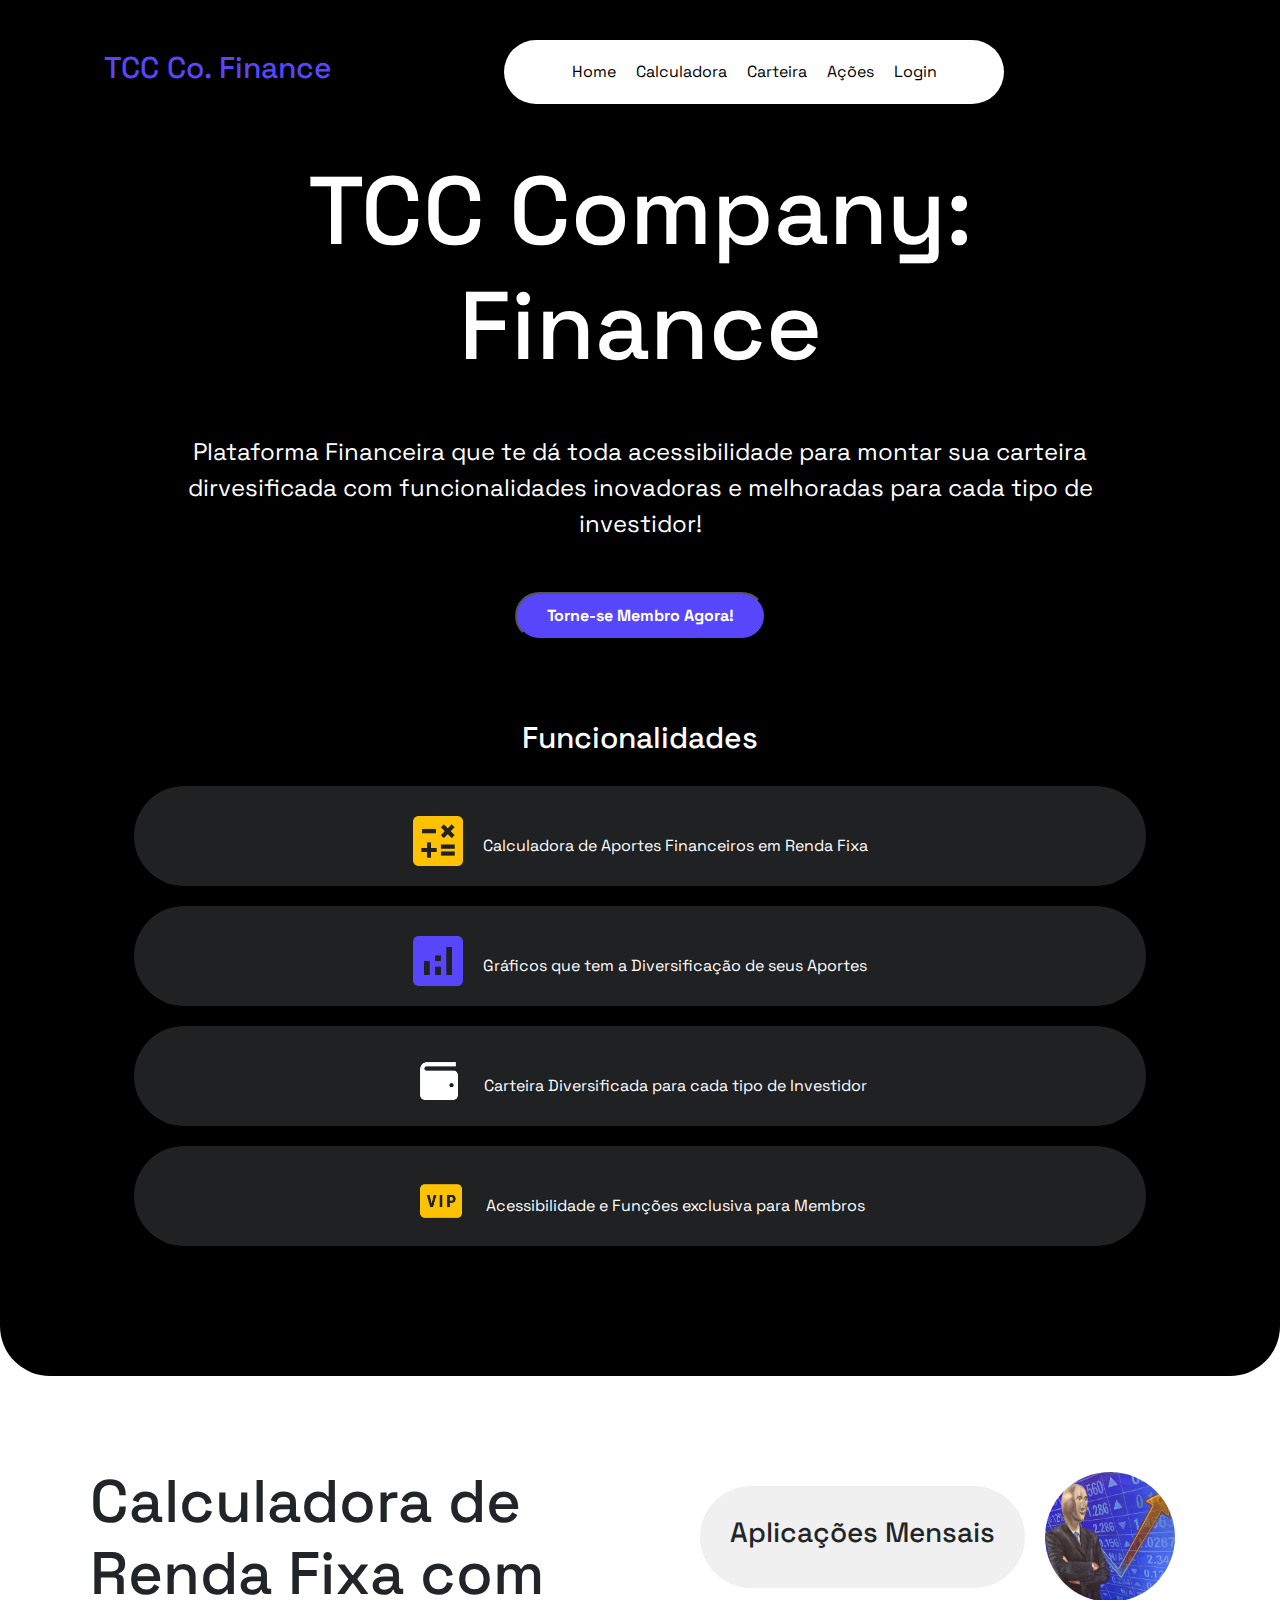
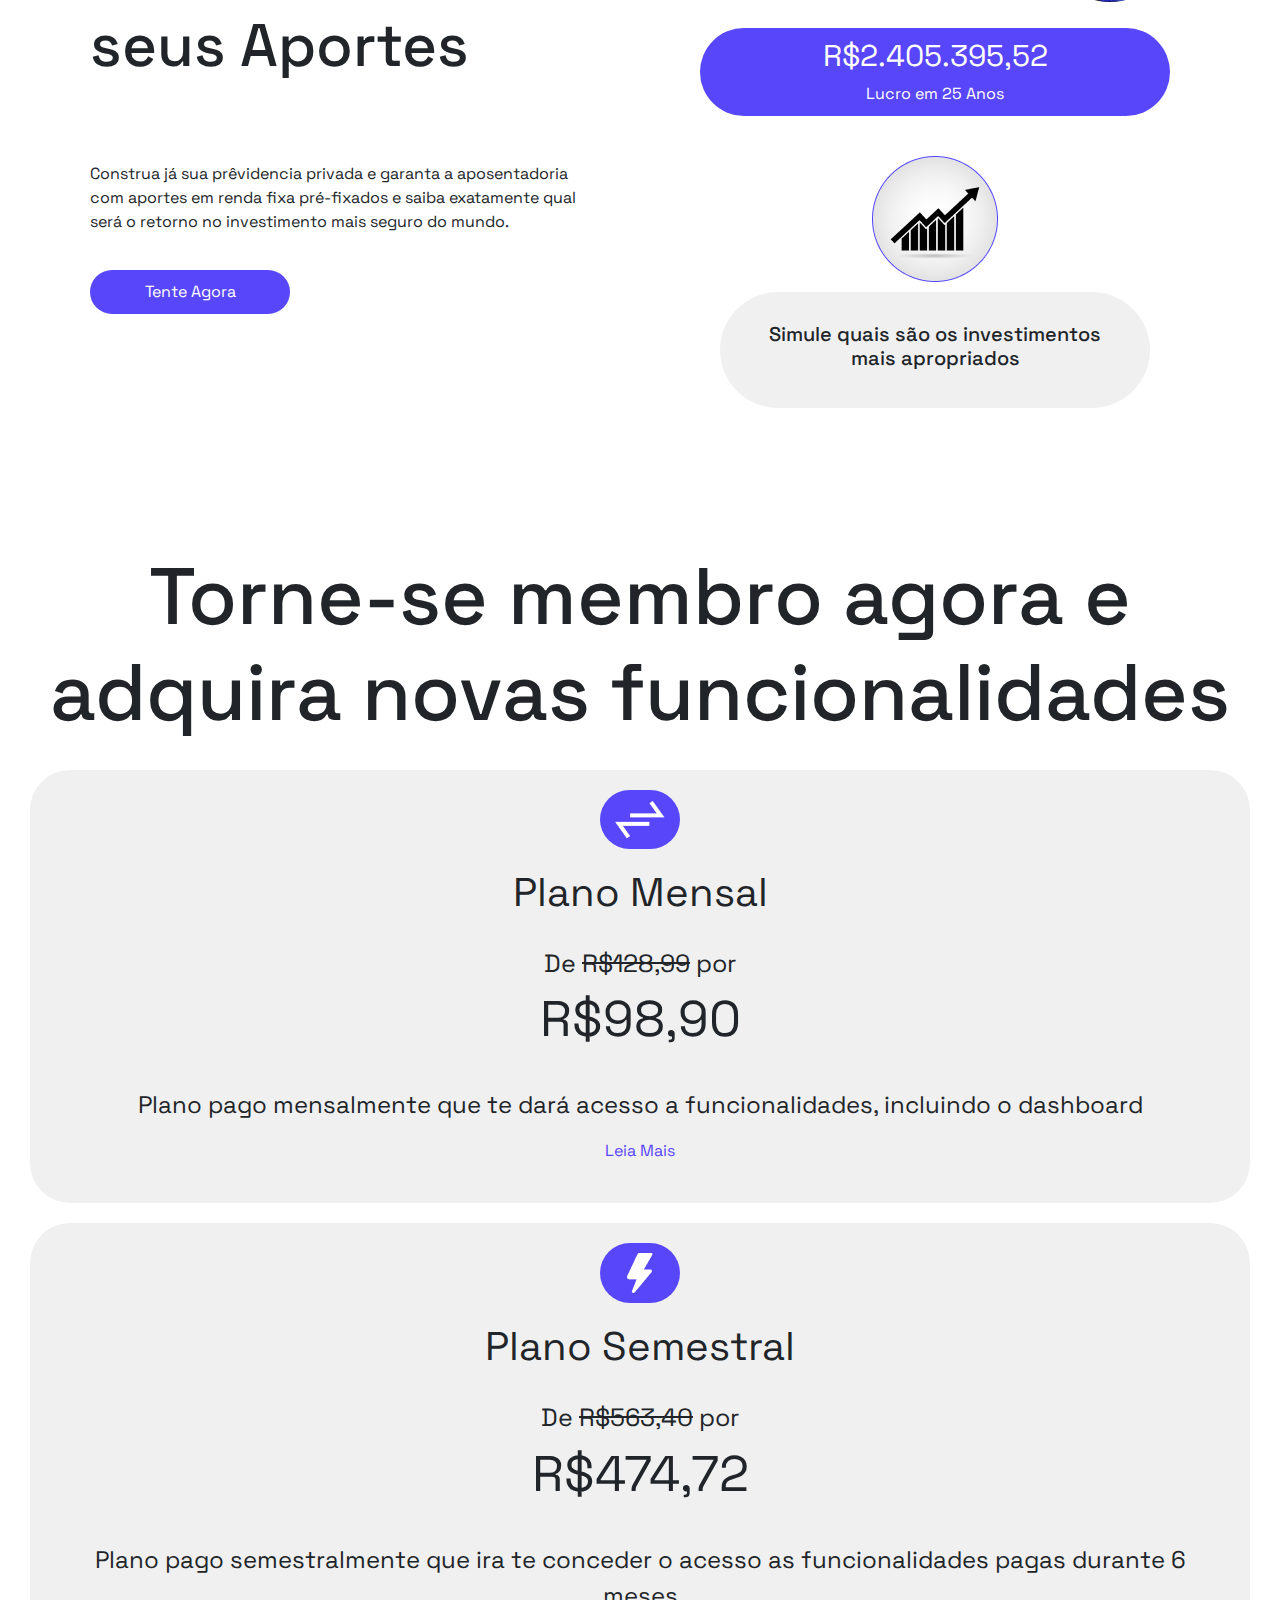
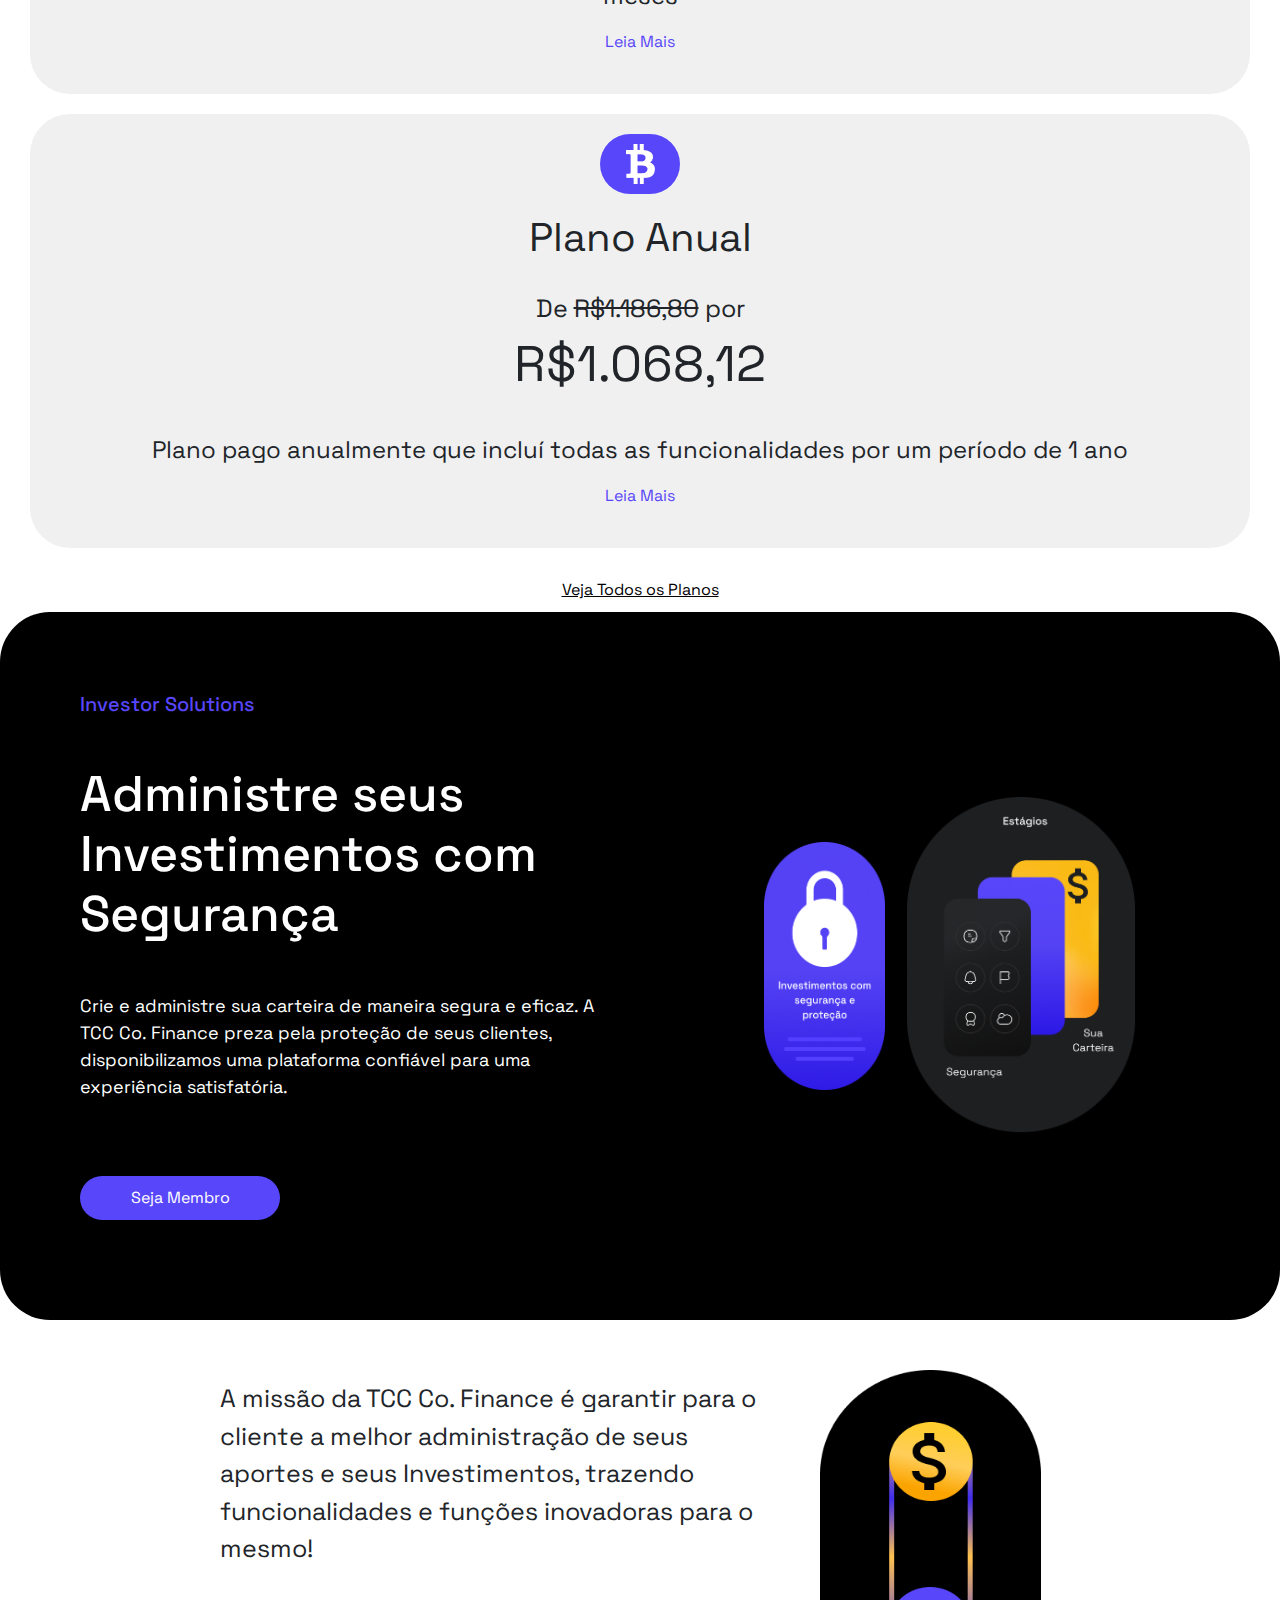
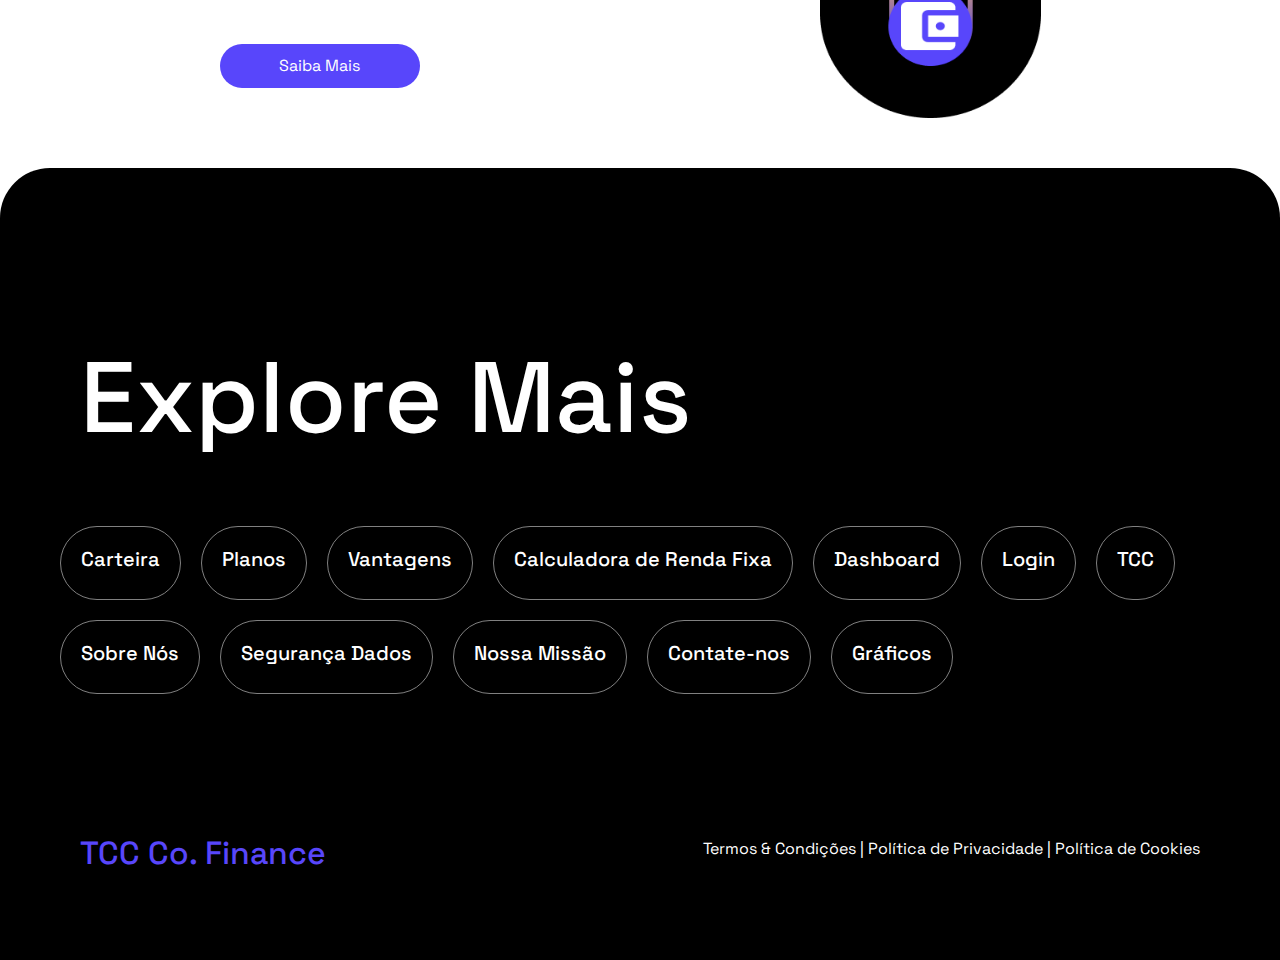
<file: index.html>
<!DOCTYPE html>
<html lang="en">

<head>
  <meta charset="UTF-8">
  <meta http-equiv="X-UA-Compatible" content="IE=edge">
  <meta name="viewport" content="width=device-width, initial-scale=1.0">
  <title>TCC Co. Finance | Home</title>
  <link rel="stylesheet" href="style-home.css">
  <link rel="icon" href="assets/TCC Co-Photoroom.png">
  <link href="https://cdn.jsdelivr.net/npm/bootstrap@5.3.3/dist/css/bootstrap.min.css" rel="stylesheet"
    integrity="sha384-QWTKZyjpPEjISv5WaRU9OFeRpok6YctnYmDr5pNlyT2bRjXh0JMhjY6hW+ALEwIH" crossorigin="anonymous">
  <style>
    @import url('https://fonts.googleapis.com/css2?family=Space+Grotesk:wght@300..700&display=swap');
  </style>
</head>

<body>
  <header id="cabecalho">
    <div id="header-h2">
      <a href="#cabecalho">
        <h2>
          TCC Co. Finance
        </h2>
      </a>
    </div>
    <div id="header-menu">
      <nav id="menu-header">
        <a href="index.html">Home</a>
        <a href="calculadora.html">Calculadora</a>
        <a href="carteira.html">Carteira</a>
        <a href="pesquisa.html">Ações</a>
        <a href="login.html">Login</a>
      </nav>
    </div>
    <div id="conteudo-principal">
      <h1>TCC Company: Finance</h1>
      <p>
        Plataforma Financeira que te dá toda acessibilidade para montar sua carteira dirvesificada com funcionalidades
        inovadoras e melhoradas para cada tipo de investidor!
      </p>
      <a href="login.html"> <button>Torne-se Membro Agora!</button> </a>

    </div>

    <div id="funcionalidades">
      <h3>Funcionalidades</h3>
      <div id="funcionalidades-cards">
        <article class="card-funcionalidade">
          <img id="img-calculator" class="imgs" src="assets/Calculator.png" alt="Calculadora">
          <p>
            Calculadora de Aportes
            Financeiros em Renda
            Fixa
          </p>
        </article>
        <article class="card-funcionalidade">
          <img id="img-graphic" class="imgs" src="assets/Graphic.png" alt="Grafico">
          <p>
            Gráficos que tem a
            Diversificação de seus
            Aportes
          </p>
        </article>
        <article class="card-funcionalidade">
          <img class="imgs" src="assets/Wallet.png" alt="Carteira">
          <p>
            Carteira Diversificada
            para cada tipo de
            Investidor
          </p>
        </article>
        <article class="card-funcionalidade">
          <img class="imgs" src="assets/VIP.png" alt="VIP">
          <p>
            Acessibilidade e Funções exclusiva
            para Membros
          </p>
        </article>
      </div>
    </div>
  </header>
  <main id="principal">
    <div id="coluna-esquerda">
      <h1 id="titulo-principal"">Calculadora de Renda Fixa com seus Aportes</h1>
      <p id=" conteudo-principal">
        Construa já sua prêvidencia privada e garanta a aposentadoria
        com aportes em renda fixa pré-fixados e saiba exatamente qual
        será o retorno no investimento mais seguro do mundo.
        </p>
        <a href="calculadora.html">
          <button>
            Tente Agora
          </button>
        </a>
    </div>
    <div id="coluna-direita">
      <div id="primeiro-terco">
        <article id="">
          <h3>Aplicações Mensais</h3>
        </article>
        <img src="assets/stonks.jpg">
      </div>
      <div id="segundo-terco">
        <h3>R$2.405.395,52</h3>
        <p> Lucro em 25 Anos</p>
      </div>
      <div id="terceiro-terco">
        <article id="grafico-img">
          <img src="assets/grafico-stonks.png">
        </article>
        <article id="terceiro-terco-texto">
          <h3>
            Simule quais são os investimentos mais apropriados
          </h3>
        </article>
      </div>
    </div>
  </main>
  <section id="assinatura">
    <div id="titulo-assinatura">
      <h2>
        Torne-se membro agora e adquira novas funcionalidades
      </h2>
    </div>
    <div id="assinatura-cards">
      <article class="card-assinatura">
        <div class="card-icon">
          <img src="assets/mensal.png">
        </div>
        <div class="card-texto">
          <h3>Plano Mensal</h3>
          <p class="texto-preco">
            De <span class="preco-antigo">R$128,99</span> por<br> <span class="preco-novo">R$98,90</span>
          </p>
          <p class="texto-descricao">
            Plano pago mensalmente que te dará acesso
            a funcionalidades, incluindo o dashboard
          </p>
          <div class="link-assinatura">
            <a class="ler-mais" href="">Leia Mais</a>
          </div>
        </div>
      </article>
      <article class="card-assinatura">
        <div class="card-icon">
          <img src="assets/semestral.png">
        </div>
        <div class="card-texto">
          <h3>Plano Semestral</h3>
          <p class="texto-preco">
            De <span class="preco-antigo">R$563,40</span> por<br><span class="preco-novo">R$474,72</span>
          </p>
          <p class="texto-descricao">
            Plano pago semestralmente que ira te
            conceder o acesso as funcionalidades pagas durante 6 meses
          </p>
          <div class="link-assinatura">
            <a class="ler-mais" href="">Leia Mais</a>
          </div>
        </div>
      </article>
      <article class="card-assinatura">
        <div class="card-icon">
          <img src="assets/anual.png">
        </div>
        <div class="card-texto">
          <h3>Plano Anual</h3>
          <p class="texto-preco">
            De <span class="preco-antigo">R$1.186,80</span> por<br> <span class="preco-novo">R$1.068,12</span>
          </p>
          <p class="texto-descricao">
            Plano pago anualmente que incluí todas as
            funcionalidades por um período de 1 ano
          </p>
          <div class="link-assinatura">
            <a class="ler-mais" href="">Leia Mais</a>
          </div>
        </div>
      </article>
    </div>
    <div id="link-todas-assinaturas">
      <a id="link-todos-planos" href="">Veja Todos os Planos</a>
    </div>
  </section>
  <section id="seguranca">
    <div id="seguranca-texto">
      <h3>Investor Solutions</h3>
      <h2>Administre seus Investimentos com Segurança</h2>
      <p>Crie e administre sua carteira de maneira segura e eficaz. A TCC Co. Finance
        preza pela proteção de seus clientes, disponibilizamos uma plataforma confiável
        para uma experiência satisfatória.</p>
      <a href="login.html"><button>Seja Membro</button></a>
    </div>
    <div id="seguranca-imagens">
      <div id="seguranca-img1">
        <img src="assets/seguranca-img1.png">
      </div>
      <div id="seguranca-img2">
        <img src="assets/seguranca-img2.png">
      </div>
    </div>
  </section>
  <section id="missao">
    <div id="missao-texto">
      <p>
        A missão da TCC Co. Finance é garantir para o
        cliente a melhor administração de seus aportes
        e seus Investimentos, trazendo funcionalidades e
        funções inovadoras para o mesmo!
      </p>
      <a href="#cabecalho"><button>Saiba Mais</button></a>
    </div>
    <div id="missao-img">
      <div id="missao-img1">
        <img src="assets/missao-img1.png">
      </div>
      <div id="missao-img2">
        <img src="assets/missao-img2.png">
      </div>
    </div>
  </section>
  <footer id="rodape">
    <div id="rodape-texto">
      <h2>Explore Mais</h2>
    </div>
    <div id="rodape-articles">
      <a>
        <article class="article-rodape">
          <h3>Carteira</h3>
        </article>
      </a>
      <a>
        <article class="article-rodape">
          <h3>Planos</h3>
        </article>
      </a>
      <a>
        <article class="article-rodape">
          <h3>Vantagens</h3>
        </article>
      </a>
      <a>
        <article class="article-rodape">
          <h3>Calculadora de Renda Fixa</h3>
        </article>
      </a>
      <a>
        <article class="article-rodape">
          <h3>Dashboard</h3>
        </article>
      </a>
      <a>
        <article class="article-rodape">
          <h3>Login</h3>
        </article>
      </a>
      <a>
        <article class="article-rodape">
          <h3>TCC</h3>
        </article>
      </a>
      <a>
        <article class="article-rodape">
          <h3>Sobre Nós</h3>
        </article>
      </a>
      <a>
        <article class="article-rodape">
          <h3>Segurança Dados</h3>
        </article>
      </a>
      <a>
        <article class="article-rodape">
          <h3>Nossa Missão</h3>
        </article>
      </a>
      <a>
        <article class="article-rodape">
          <h3>Contate-nos</h3>
        </article>
      </a>
      <a>
        <article class="article-rodape">
          <h3>Gráficos</h3>
        </article>
      </a>
    </div>
    <div id="rodape-rodape">
      <h2><a href="#cabecalho">TCC Co. Finance</a></h2>
      <p>Termos & Condições | Política de Privacidade | Política de Cookies</p>
    </div>
  </footer>
  <script src="https://cdn.jsdelivr.net/npm/bootstrap@5.3.3/dist/js/bootstrap.bundle.min.js"
    integrity="sha384-YvpcrYf0tY3lHB60NNkmXc5s9fDVZLESaAA55NDzOxhy9GkcIdslK1eN7N6jIeHz"
    crossorigin="anonymous"></script>
</body>

</html>
</file>
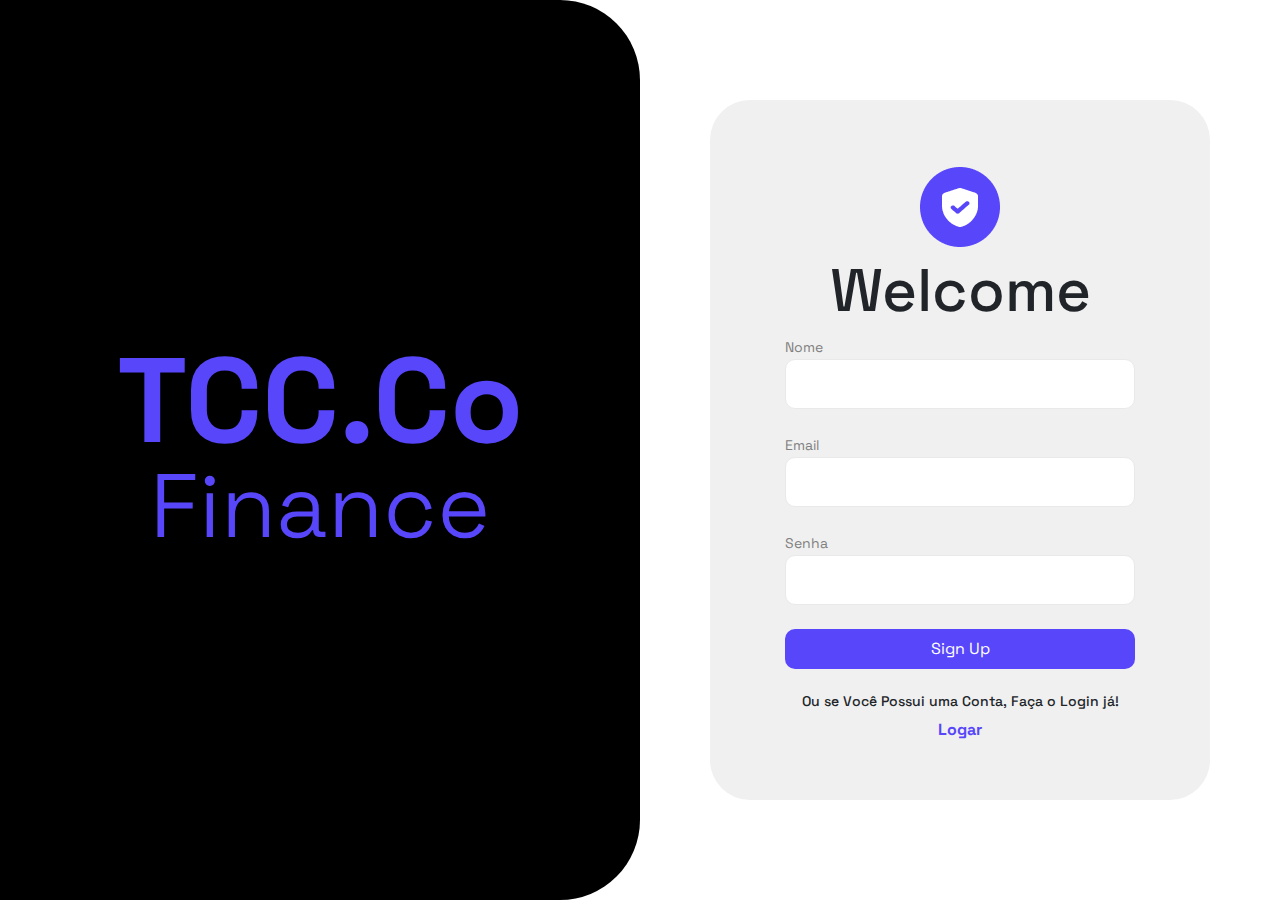
<file: cadastro.html>
<!doctype html>
<html>

<head>
  <meta charset="utf-8" />
  <meta name="viewport" content="width=device-width" />
  <title>TCC Co. Finance</title>
  <link rel="icon" href="assets/TCC Co-Photoroom.png">
  <link rel="stylesheet" href="style.css">
  <link href="https://cdn.jsdelivr.net/npm/bootstrap@5.3.3/dist/css/bootstrap.min.css" rel="stylesheet"
    integrity="sha384-QWTKZyjpPEjISv5WaRU9OFeRpok6YctnYmDr5pNlyT2bRjXh0JMhjY6hW+ALEwIH" crossorigin="anonymous">
</head>
<body>
  <main id="login">
    <section id="primeira-metade">
      <h1><span>TCC.Co </span><br>Finance</h1>
    </section>
    <section id="segunda-metade">
      <div id="tela-login" class="cadastro-tela">
        <img src="assets/verificado.png" alt="verificado">
        <h2>Welcome</h2>
        <form action="incluir.php" method="post">
          <label for="nome">Nome</label><br>
          <input type="text" id="nome" name="nome"><br><br>
          <label for="email">Email</label><br>
          <input type="email" id="email" name="email"><br><br>
          <label for="senha">Senha</label><br>
          <input type="password" id="senha" name="senha"><br><br>
          <input type="submit" value="Sign Up" id="botao">
        </form><br>
        <h4>Ou se Você Possui uma Conta, Faça o Login já!</h4>
        <a href="login.html" class="link">Logar</a>
      </div>
    </section>
  </main>
</body>
</html>
</file>
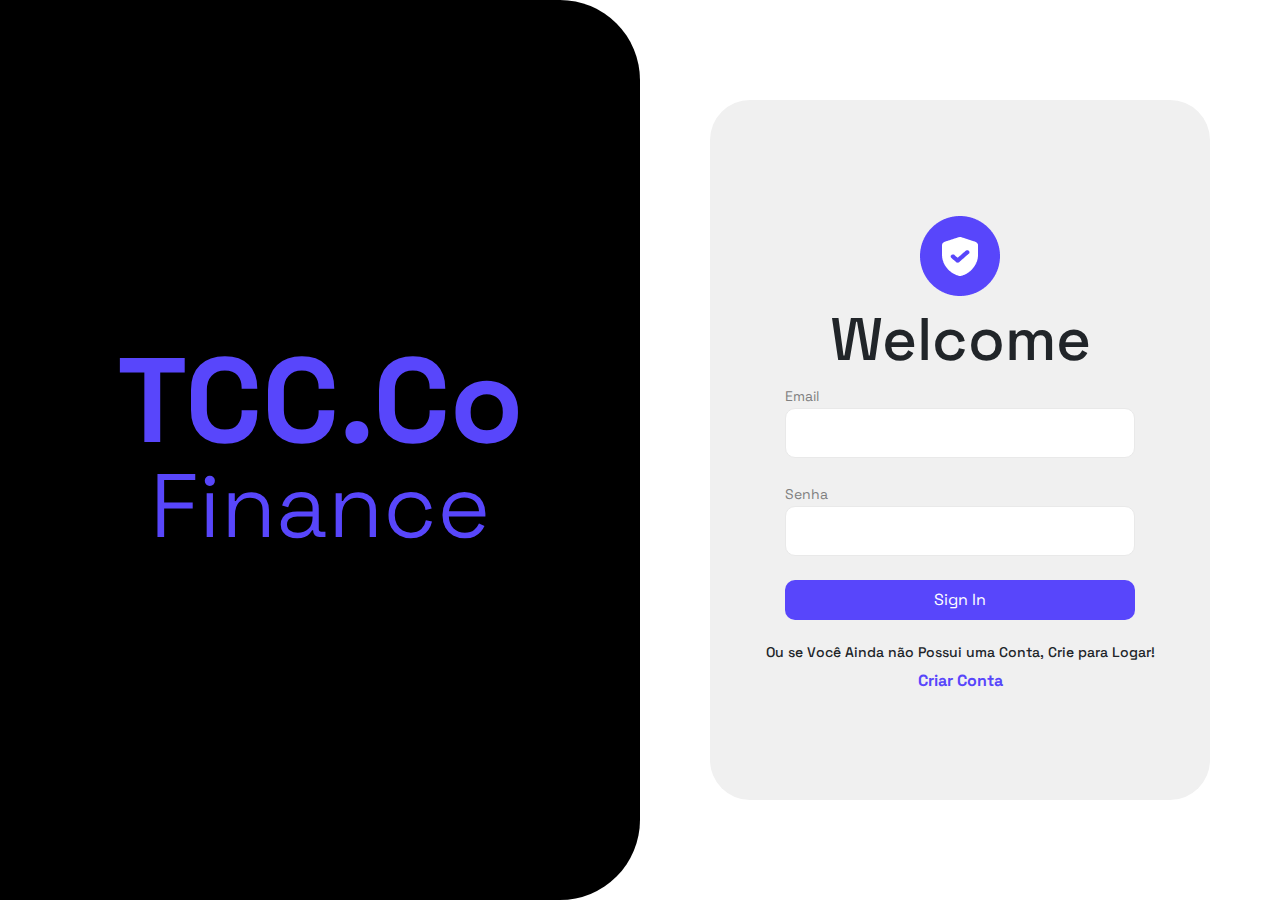
<file: login.html>
<!doctype html>
<html>

<head>
  <meta charset="utf-8" />
  <meta name="viewport" content="width=device-width" />
  <title>TCC Co. Finance</title>
  <link rel="icon" href="assets/TCC Co-Photoroom.png">
  <link rel="stylesheet" href="style.css">
  <link href="https://cdn.jsdelivr.net/npm/bootstrap@5.3.3/dist/css/bootstrap.min.css" rel="stylesheet"
    integrity="sha384-QWTKZyjpPEjISv5WaRU9OFeRpok6YctnYmDr5pNlyT2bRjXh0JMhjY6hW+ALEwIH" crossorigin="anonymous">
</head>
<body>
  <main id="login">
    <section id="primeira-metade">
      <h1><span>TCC.Co </span><br>Finance</h1>
    </section>
    <section id="segunda-metade">
      <div id="tela-login">
        <img src="assets/verificado.png" alt="verificado">
        <h2>Welcome</h2>
        <form action="login.php" method="post">
          <label for="email">Email</label><br>
          <input type="email" id="email" name="email"><br><br>
          <label for="senha">Senha</label><br>
          <input type="password" id="senha" name="senha"><br><br>
          <input type="submit" value="Sign In" id="botao">
        </form><br>
        <h4>Ou se Você Ainda não Possui uma Conta, Crie para Logar!</h4>
        <a href="cadastro.html" class="link">Criar Conta</a>
      </div>
    </section>
  </main>
</body>
</html>
</file>
<file: style-home.css>
@import url('https://fonts.googleapis.com/css2?family=Space+Grotesk:wght@300..700&display=swap');

* {
  font-family: 'Space Grotesk', sans-serif;
  box-sizing: border-box;
}

body {
  margin: 0;
  padding: 0;
}

/* Header do Site */

#cabecalho {
  background-color: #000000;
  padding: 40px 104px 100px 104px;
  display: flex;
  flex-wrap: wrap;
  justify-content: space-between;
  border-bottom-left-radius: 50px;
  border-bottom-right-radius: 50px;
}

#cabecalho #header-h2 {
  position: absolute;
}

#cabecalho #header-h2 h2 {
  color: #5846FB;
  font-size: 30px;
  font-weight: medium;
  margin-top: 10px;
}

#cabecalho #header-h2 a {
  text-decoration: none;
  color: #5846FB;
}

#cabecalho #header-h2 a:hover {
  text-decoration: none;
  color: #5846FB;
}

#cabecalho #header-menu {
  display: flex;
  justify-content: center;
  margin: 0 auto;
}

#cabecalho #header-menu nav {
  display: flex;
  flex-flow: row nowrap;
  justify-content: center;
  text-align: center;
  padding: 10px;
  background-color: white;
  border-radius: 100px;
  width: 500px;
  max-width: 687px;
}

#cabecalho #header-menu #menu-header a {
  text-decoration: none;
  color: black;
  margin: 5px;
  padding: 5px;
  text-align: center;
  transition: all 0.3s;
}

#cabecalho #header-menu #menu-header a:hover {
  color: #5846FB;
}

#cabecalho #conteudo-principal {
  text-align: center;
}

#cabecalho #conteudo-principal h1 {
  color: white;
  align-items: center;
  margin-top: 2rem;
  font-size: 126px;
  text-align: center;
  margin: 50px;
}

#cabecalho #conteudo-principal p {
  color: white;
  align-items: center;
  font-size: 24px;
  font-weight: regular;
  text-align: center;
  margin: 20px;
}

#cabecalho #conteudo-principal button {
  text-align: center;
  background-color: #5846FB;
  color: white;
  border-radius: 100px;
  padding: 10px 30px 10px 30px;
  font-weight: bold;
  transition: all 0.3s;
  margin: 30px;
}

#cabecalho #conteudo-principal button:hover {
  box-shadow: 0 0 10px #5846FB;
}

#cabecalho #funcionalidades {
  margin-top: 50px;
}

#cabecalho #funcionalidades h3 {
  font-size: 30px;
  font-weight: medium;
  color: white;
}

#cabecalho #funcionalidades #funcionalidades-cards {
  display: flex;
  flex-flow: row nowrap;
  justify-content: space-between;
  margin: 20px;
}

#cabecalho #funcionalidades #funcionalidades-cards .card-funcionalidade {
  display: flex;
  margin: 10px;
  background-color: #1F2123;
  border-radius: 100px;
  color: white;
  padding: 10px;
  justify-content: center;
  flex-direction: row;
  text-align: center;
  width: 25%;
  align-items: center;
}

#cabecalho #funcionalidades #funcionalidades-cards .card-funcionalidade .imgs {
  width: 50px;
  height: 50px;
  margin-top: 20px;
}

#cabecalho #funcionalidades #funcionalidades-cards .card-funcionalidade img {
  margin: 10px;
}

#cabecalho #funcionalidades #funcionalidades-cards .card-funcionalidade p {
  font-size: 22;
  text-align: center;
  margin: 10px;
}

/* Seção Principal */

#principal {
  background-color: white;
  padding: 50px;
  display: flex;
  flex-wrap: wrap;
  justify-content: space-between;
}

#principal #coluna-esquerda {
  width: 50%;
  padding: 40px;
}

#principal #coluna-esquerda #titulo-principal {
  display: flex;
  flex-direction: row;
  flex-wrap: wrap;
  justify-content: space-between;
  align-items: left;
  margin-bottom: 80px;
  font-size: 60px;
}

#principal #coluna-esquerda #conteudo-principal {
  color: #000000;
  display: flex;
  flex-direction: row;
  align-items: center;
  font-size: 1.3rem;
  font-weight: regular;
  text-align: left;
  margin: 20px;
  margin-top: 80px;
  padding: 0 50% 0 0%;
  line-height: 2;
}

#principal #coluna-esquerda button {
  background-color: #5846FB;
  color: white;
  padding: 10px;
  border-radius: 100px;
  border: 0;
  width: 200px;
  margin: 20px 20px 20px 0px;
  transition: all 0.3s;
}

#principal #coluna-esquerda button:hover {
  box-shadow: 0 0 10px #5846FB;
}

#principal #coluna-direita {
  width: 50%;
  padding: 40px;
}

#principal #coluna-direita #primeiro-terco {
  display: flex;
  align-items: center;
}

#principal #coluna-direita #primeiro-terco article {
  display: flex;
  justify-content: center;
  align-items: center;
  margin: 20px;
  padding: 40px;
  border-radius: 100px;
  background-color: #F0F0F0;
}

#principal #coluna-direita #primeiro-terco article h3 {
  font-weight: regular;
}

#principal #coluna-direita #primeiro-terco img {
  width: 130px;
  height: 130px;
  border-radius: 100px;
}

#principal #coluna-direita #segundo-terco {
  display: flex;
  align-items: center;
  margin: 20px;
  padding: 20px;
  justify-content: center;
  background-color: #5846FB;
  border-radius: 100px;
}

#principal #coluna-direita #segundo-terco h3 {
  font-size: 50px;
  color: white;
  font-weight: 400;
}

#principal #coluna-direita #segundo-terco p {
  color: white;
  margin: 20px;
}

#principal #coluna-direita #terceiro-terco {
  display: flex;
  margin: 20px;
  padding: 20px;
  justify-content: end;
  align-items: center;
}

#principal #coluna-direita #terceiro-terco #terceiro-terco-texto {
  display: flex;
  justify-content: center;
  margin: 10px;
  padding: 30px;
  background-color: #F0F0F0;
  border-radius: 100px;
  text-align: center;
  align-items: center;
}

#principal #coluna-direita #terceiro-terco #terceiro-terco-texto h3 {
  font-weight: regular;
  font-size: 20px;
}

/* SEÇÃO DOS PLANOS DE ASSINATURA */

#assinatura {
  background-color: white;
  padding: 50px;
}

#assinatura #titulo-assinatura {
  text-align: center;
}

#assinatura #titulo-assinatura h2 {
  font-size: 80px;
}

#assinatura #assinatura-cards {
  display: flex;
  margin: 40px;
}

#assinatura #assinatura-cards .card-assinatura {
  width: 33%;
  margin: 20px;
  display: flex;
  justify-content: center;
  align-items: center;
  flex-direction: column;
  background-color: #F0F0F0;
  padding: 20px;
  border-radius: 40px;
}

#assinatura #assinatura-cards .card-assinatura .card-texto {
  display: flex;
  flex-direction: column;
  justify-content: center;
  align-items: center;
  text-align: center;
  margin: 20px;
}

#assinatura #assinatura-cards .card-assinatura .card-texto h3 {
  font-weight: 400;
  font-size: 40px;
}

#assinatura #assinatura-cards .card-assinatura .card-texto .texto-preco {
  margin: 20px;
  font-weight: 400;
  font-size: 25px;
}

#assinatura #assinatura-cards .card-assinatura .card-texto .texto-preco .preco-antigo {
  text-decoration: line-through;
}

#assinatura #assinatura-cards .card-assinatura .card-texto .texto-preco .preco-novo {
  font-weight: 400;
  font-size: 50px;
}

#assinatura #assinatura-cards .card-assinatura .card-texto .texto-descricao {
  margin-top: 40px;
}

#assinatura #assinatura-cards .card-assinatura .card-texto .link-assinatura {
  display: flex;
  justify-content: right;
  text-align: right;
}

#assinatura #assinatura-cards .card-assinatura .card-texto .link-assinatura a {
  text-align: right;
  text-decoration: none;
  color: #5846FB;
  transition: all 0.3s;
}

#assinatura #assinatura-cards .card-assinatura .card-texto .link-assinatura a:hover {
  text-decoration: underline;
}

#assinatura #link-todas-assinaturas {
  display: flex;
  justify-content: center;
  align-items: center;
}

#assinatura #link-todas-assinaturas a {
  color: black;
  text-decoration: underline;
  transition: all 0.3s;
}

#assinatura #link-todas-assinaturas a:hover {
  color: #5846FB;
}

#assinatura #assinatura-cards .card-assinatura .card-icon {
  background-color: #5846FB;
  width: 80px;
  padding: 10px;
  display: flex;
  justify-content: center;
  align-items: center;
  border-radius: 100px;
}

/* SEÇÃO DE SEGURANÇA */

#seguranca {
  margin: 0;
  padding: 40px;
  background-color: #000000;
  border-radius: 50px;
  display: flex;
  flex-flow: row nowrap;
  justify-content: center;
  align-items: center;
}

#seguranca #seguranca-texto {
  width: 50%;
  display: flex;
  flex-flow: column wrap;
  color: white;
  margin: 20px;
  padding: 20px;
  gap: 40px 40px;
}

#seguranca #seguranca-texto h3 {
  color: #5846FB;
  font-size: 20px;
}

#seguranca #seguranca-texto h2 {
  font-size: 80px;
}

#seguranca #seguranca-texto p {
  font-size: 18px;
}

#seguranca #seguranca-texto button {
  background-color: #5846FB;
  color: white;
  padding: 10px;
  border-radius: 100px;
  border: 0;
  width: 200px;
  margin: 20px 20px 20px 0px;
  transition: all 0.3s;
}

#seguranca #seguranca-texto button:hover {
  box-shadow: 0 0 10px #5846FB;
}

#seguranca #seguranca-imagens {
  display: flex;
  justify-content: center;
  align-items: center;
  width: 50%;
  gap: 20px 20px;
}

#seguranca #seguranca-imagens #seguranca-img1 img {
  width: 221px;
  height: 448px;
}

#seguranca #seguranca-imagens #seguranca-img2 img {
  width: 332px;
  height: 539px;
}

/* SEÇAO MISSÃO TCC CO. FINANCE */

#missao {
  margin: 0;
  background-color: #ffffff;
  padding: 40px;
  display: flex;
  flex-flow: row nowrap;
  align-items: center;
  justify-content: center;
}

#missao #missao-texto {
  width: 50%;
  padding: 20px;
  display: flex;
  flex-direction: column;
  gap: 40px 40px;
  margin-right: 20px;
}

#missao #missao-texto p {
  font-size: 25px;
}

#missao #missao-texto button {
  background-color: #5846FB;
  color: white;
  padding: 10px;
  border-radius: 100px;
  border: 0;
  width: 200px;
  margin: 20px 20px 20px 0px;
  transition: all 0.3s;
}

#missao #missao-texto button:hover {
  box-shadow: 0 0 10px #5846FB;
}

#missao #missao-img {
  display: flex;
  justify-content: center;
  align-items: center;
  gap: 40px 40px;
}

#missao #missao-img #missao-img1 img {
  width: 221px;
  height: 348px;
}

#missao #missao-img #missao-img2 img {
  width: 270px;
  height: 439px;
}

/* RODAPÉ */

#rodape {
  background-color: #000000;
  color: white;
  padding: 40px;
  border-top-left-radius: 50px;
  border-top-right-radius: 50px;
  display: flex;
  flex-flow: column;
}

#rodape #rodape-texto {
  padding: 20px;
  padding-top: 50px;
  margin: 20px;
  margin-top: 80px;
}

#rodape #rodape-texto h2 {
  font-size: 100px;
}

#rodape #rodape-articles {
  padding: 10px;
  display: flex;
  flex-flow: row wrap;
}

#rodape #rodape-articles .article-rodape {
  margin: 10px;
  padding: 20px;
  border: 1px solid gray;
  text-align: center;
  border-radius: 50px;
  display: flex;
  justify-content: center;
  align-items: center;
}

#rodape #rodape-articles .article-rodape h3 {
  font-size: 20px;
}

#rodape #rodape-rodape {
  display: flex;
  flex-direction: row;
  justify-content: space-between;
  padding: 20px;
  margin: 20px;
  margin-top: 100px;
}

#rodape #rodape-rodape h2 {
  color: #5846FB;
}

#rodape #rodape-rodape a {
  text-decoration: none;
  color: #5846FB;
}

#rodape #rodape-rodape a:hover {
  text-decoration: none;
  color: #5846FB;
}

/* RESPONSIVIDADE */

@media(max-width: 1280px) {
  #cabecalho #header-h2 {
    position: relative;
  }

  #cabecalho #conteudo-principal h1 {
    color: white;
    align-items: center;
    margin-top: 2rem;
    font-size: 96px;
    text-align: center;
    margin: 50px;
  }

  #cabecalho #conteudo-principal p {
    color: white;
    align-items: center;
    font-size: 24px;
    font-weight: regular;
    text-align: center;
    margin: 20px;
  }

  #cabecalho #funcionalidades {
    margin-top: 50px;
  }

  #cabecalho #funcionalidades h3 {
    font-size: 30px;
    font-weight: medium;
    color: white;
    text-align: center;
  }

  #cabecalho #funcionalidades #funcionalidades-cards {
    display: flex;
    flex-flow: row wrap;
    justify-content: space-between;
    margin: 20px;
  }

  #cabecalho #funcionalidades #funcionalidades-cards .card-funcionalidade {
    display: flex;
    margin: 10px;
    background-color: #1F2123;
    border-radius: 100px;
    color: white;
    padding: 10px;
    justify-content: center;
    flex-direction: row;
    width: 100%;
    text-align: center;
  }

  #cabecalho #funcionalidades #funcionalidades-cards .card-funcionalidade p {
    font-size: 22;
    text-align: center;
    margin: 10px;
    margin-top: 30px;
  }

  #principal #coluna-direita #primeiro-terco article {
    display: flex;
    justify-content: center;
    align-items: center;
    text-align: center;
    margin: 20px;
    padding: 30px;
    border-radius: 100px;
    background-color: #F0F0F0;
  }

  #principal #coluna-direita #segundo-terco {
    display: flex;
    align-items: center;
    flex-direction: column;
    margin: 20px;
    padding: 10px;
    justify-content: center;
    background-color: #5846FB;
    border-radius: 100px;
  }

  #principal #coluna-direita #segundo-terco h3 {
    font-size: 30px;
    color: white;
    font-weight: 400;
  }

  #principal #coluna-direita #segundo-terco p {
    color: white;
    margin: 0px;
  }

  #principal #coluna-direita #terceiro-terco {
    display: flex;
    margin: 10px;
    padding: 20px;
    justify-content: center;
    align-items: center;
    flex-wrap: wrap;
  }

  #principal #coluna-direita #terceiro-terco #terceiro-terco-texto {
    display: flex;
    justify-content: center;
    margin: 10px;
    padding: 30px;
    background-color: #F0F0F0;
    border-radius: 100px;
    text-align: center;
    align-items: center;
  }

  #assinatura {
    background-color: white;
    padding: 10px;
  }

  #assinatura #assinatura-cards {
    display: flex;
    flex-direction: column;
    justify-content: center;
    align-items: center;
    margin: 20px;
  }

  #assinatura #assinatura-cards .card-assinatura {
    width: 100%;
    margin: 10px;
    display: flex;
    justify-content: center;
    align-items: center;
    flex-direction: column;
    background-color: #F0F0F0;
    padding: 20px;
    border-radius: 40px;
  }

  #assinatura #assinatura-cards .card-assinatura .card-texto .texto-descricao {
    margin-top: 10px;
    font-size: 24px;
  }

  #seguranca #seguranca-texto h3 {
    color: #5846FB;
    font-size: 20px;
  }

  #seguranca #seguranca-texto h2 {
    font-size: 50px;
  }

  #seguranca #seguranca-imagens #seguranca-img1 img {
    width: 121px;
    height: 248px;
  }

  #seguranca #seguranca-imagens #seguranca-img2 img {
    width: 232px;
    height: 339px;
  }


  #missao #missao-img #missao-img2 img {
    display: none;
  }

  #rodape #rodape-rodape {
    align-items: center;
  }
}

@media(max-width: 965px) {
  #cabecalho #header-h2 {
    position: relative;
    margin: 10px auto;
  }

  #cabecalho #header-h2 h2 {
    color: #5846FB;
    font-size: 30px;
    font-weight: medium;
  }

  #cabecalho #conteudo-principal h1 {
    color: white;
    align-items: center;
    margin-top: 2rem;
    font-size: 76px;
    text-align: center;
    margin: 50px;
  }

  #cabecalho #conteudo-principal p {
    color: white;
    align-items: center;
    font-size: 1.3rem;
    font-weight: regular;
    text-align: center;
    margin: 20px;
  }

  #cabecalho #funcionalidades h3 {
    font-size: 30px;
    font-weight: medium;
    color: white;
    text-align: center;
  }

  #cabecalho #funcionalidades #funcionalidades-cards {
    display: flex;
    flex-flow: row wrap;
    justify-content: space-between;
    margin: 20px;
  }

  #cabecalho #funcionalidades #funcionalidades-cards .card-funcionalidade {
    display: flex;
    margin: 10px;
    background-color: #1F2123;
    border-radius: 100px;
    color: white;
    padding: 10px;
    justify-content: center;
    flex-direction: row;
    width: 100%;
    text-align: center;
  }

  #cabecalho #funcionalidades #funcionalidades-cards .card-funcionalidade p {
    font-size: 22;
    text-align: center;
    margin: 10px;
    margin-top: 30px;
  }

  #principal #coluna-esquerda {
    width: 100%;
    padding: 40px;
    display: flex;
    flex-direction: column;
    justify-content: center;
    align-items: center;
    text-align: center;
  }

  #principal #coluna-direita {
    width: 100%;
    padding: 40px;
  }

  #principal #coluna-direita #terceiro-terco {
    display: flex;
    flex-flow: row nowrap;
    margin: 20px;
    padding: 20px;
    justify-content: center;
    align-items: center;
  }

  #seguranca #seguranca-texto h2 {
    font-size: 40px;
  }

  #seguranca #seguranca-imagens {
    display: flex;
    flex-direction: column;
    justify-content: center;
    align-items: center;
    width: 50%;
    gap: 20px 20px;
  }

  #missao #missao-texto {
    width: 70%;
    display: flex;
    flex-direction: column;
    gap: 40px 40px;
  }

  #missao #missao-img #missao-img1 img {
    width: 121px;
    height: 188px;
  }
}

@media(max-width: 720px) {
  #cabecalho #header-h2 {
    position: relative;
    margin: 10px auto;
  }

  #cabecalho #header-h2 h2 {
    color: #5846FB;
    font-size: 30px;
    font-weight: medium;
  }

  #cabecalho #header-menu {
    display: flex;
    justify-content: center;
    margin: 0 auto;
  }

  #cabecalho #header-menu nav {
    display: flex;
    flex-flow: row wrap;
    justify-content: center;
    text-align: center;
    background-color: white;
    border-radius: 100px;
    max-width: 400px;
  }

  #cabecalho #header-menu #menu-header a {
    text-decoration: none;
    color: black;
    margin: 5px;
    padding: 5px;
    text-align: center;
  }

  #cabecalho #conteudo-principal h1 {
    color: white;
    align-items: center;
    margin-top: 2rem;
    font-size: 66px;
    text-align: center;
    margin: 50px;
  }

  #cabecalho #conteudo-principal p {
    color: white;
    align-items: center;
    font-size: 1.2rem;
    font-weight: regular;
    text-align: center;
    margin: 20px;
  }

  #cabecalho #funcionalidades h3 {
    font-size: 30px;
    font-weight: medium;
    color: white;
    text-align: center;
  }

  #cabecalho #funcionalidades #funcionalidades-cards {
    display: flex;
    flex-flow: row wrap;
    justify-content: space-between;
    margin: 20px;
  }

  #cabecalho #funcionalidades #funcionalidades-cards .card-funcionalidade {
    display: flex;
    margin: 10px;
    background-color: #1F2123;
    border-radius: 100px;
    color: white;
    padding: 10px;
    justify-content: center;
    flex-direction: row;
    width: 100%;
    text-align: center;
  }

  #cabecalho #funcionalidades #funcionalidades-cards .card-funcionalidade p {
    font-size: 22;
    text-align: center;
    margin: 10px;
    margin-top: 30px;
  }

  #principal #coluna-esquerda p {
    font-size: 1.3rem;
  }

  #assinatura #titulo-assinatura h2 {
    font-size: 70px;
  }

  #missao #missao-texto {
    width: 100%;
    padding: 20px;
    display: flex;
    flex-direction: column;
    gap: 40px 40px;
    margin-right: 20px;
  }

  #missao #missao-img {
    display: none;
  }
}

@media(max-width: 630px) {
  #cabecalho {
    background-color: #000000;
    padding: 40px;
    display: flex;
    flex-wrap: wrap;
    justify-content: space-between;
    border-bottom-left-radius: 50px;
    border-bottom-right-radius: 50px;
  }

  #cabecalho #header-h2 {
    position: relative;
    margin: 10px auto;
  }

  #cabecalho #header-h2 h2 {
    color: #5846FB;
    font-size: 30px;
    font-weight: medium;
  }

  #cabecalho #header-menu {
    display: flex;
    justify-content: center;
    margin: 0 auto;
  }

  #cabecalho #header-menu nav {
    display: flex;
    flex-flow: row wrap;
    justify-content: center;
    text-align: center;
    background-color: white;
    border-radius: 100px;
    max-width: 300px;
  }

  #cabecalho #header-menu #menu-header a {
    text-decoration: none;
    color: black;
    margin: 5px;
    padding: 5px;
    text-align: center;
  }

  #cabecalho #conteudo-principal h1 {
    color: white;
    align-items: center;
    font-size: 46px;
    text-align: center;
    margin: 10px;
    margin-top: 50px;
  }

  #cabecalho #conteudo-principal p {
    color: white;
    align-items: center;
    font-size: 1rem;
    font-weight: regular;
    text-align: center;
    margin: 5px;
    margin-top: 10px;
  }

  #cabecalho #funcionalidades h3 {
    font-size: 30px;
    font-weight: medium;
    color: white;
    text-align: center;
  }

  #cabecalho #funcionalidades #funcionalidades-cards {
    display: flex;
    flex-flow: row wrap;
    justify-content: space-between;
    margin: 20px;
  }

  #cabecalho #funcionalidades #funcionalidades-cards .card-funcionalidade {
    display: flex;
    margin: 10px 5px 10px 5px;
    background-color: #1F2123;
    border-radius: 100px;
    color: white;
    padding: 10px;
    justify-content: center;
    flex-direction: row;
    width: 100%;
    text-align: center;
  }

  #cabecalho #funcionalidades #funcionalidades-cards .card-funcionalidade p {
    font-size: 22;
    text-align: center;
    margin: 10px;
  }

  #cabecalho #funcionalidades #funcionalidades-cards .card-funcionalidade #img-calculator {
    margin-top: 30px;
  }

  #assinatura #titulo-assinatura h2 {
    font-size: 50px;
  }

  #seguranca {
    margin: 0;
    padding: 20px;
    background-color: #000000;
    border-radius: 50px;
    display: flex;
    flex-flow: column nowrap;
    justify-content: center;
    align-items: center;
    position: relative;
  }

  #seguranca #seguranca-texto {
    width: 100%;
    display: flex;
    flex-flow: column wrap;
    color: white;
    margin: 20px;
    padding: 20px;
    gap: 40px 40px;
  }

  #seguranca #seguranca-texto h2 {
    font-size: 50px;
  }

  #seguranca #seguranca-texto p {
    font-size: 18px;
    width: 50%;
  }

  #seguranca #seguranca-imagens {
    display: flex;
    flex-direction: row;
    justify-content: center;
    align-items: center;
    width: 100%;
    gap: 20px 20px;
  }

  #seguranca #seguranca-imagens #seguranca-img1 {
    position: absolute;
    top: 45%;
    right: 70px;
  }

  #seguranca #seguranca-imagens #seguranca-img2 img {
    display: none;
  }

  #rodape {
    padding: 20px;
  }

  #rodape #rodape-texto {
    padding: 0px;
    padding-top: 50px;
    margin: 10px;
    margin-top: 80px;
  }

  #rodape #rodape-rodape {
    display: flex;
    flex-direction: row;
    justify-content: space-between;
    padding: 0px;
    margin: 10px;
    margin-top: 100px;
  }
}

@media(max-width: 510px) {
  #cabecalho {
    background-color: #000000;
    padding: 10px;
    display: flex;
    flex-wrap: wrap;
    justify-content: space-between;
    border-bottom-left-radius: 50px;
    border-bottom-right-radius: 50px;
  }

  #cabecalho #header-h2 {
    position: relative;
    margin: 10px auto;
  }

  #cabecalho #header-h2 h2 {
    color: #5846FB;
    font-size: 30px;
    font-weight: medium;
  }

  #cabecalho #header-menu {
    display: flex;
    justify-content: center;
    margin: 0 auto;
  }

  #cabecalho #header-menu nav {
    display: flex;
    flex-flow: row wrap;
    justify-content: center;
    text-align: center;
    background-color: white;
    border-radius: 100px;
    max-width: 300px;
  }

  #cabecalho #header-menu #menu-header a {
    text-decoration: none;
    color: black;
    margin: 5px;
    padding: 5px;
    text-align: center;
  }

  #cabecalho #conteudo-principal h1 {
    color: white;
    align-items: center;
    font-size: 46px;
    text-align: center;
    margin: 10px;
    margin-top: 50px;
  }

  #cabecalho #conteudo-principal p {
    color: white;
    align-items: center;
    font-size: 1rem;
    font-weight: regular;
    text-align: center;
    margin: 5px;
    margin-top: 10px;
  }

  #cabecalho #funcionalidades h3 {
    font-size: 30px;
    font-weight: medium;
    color: white;
    text-align: center;
  }

  #cabecalho #funcionalidades #funcionalidades-cards {
    display: flex;
    flex-flow: row wrap;
    justify-content: space-between;
    margin: 20px;
  }

  #cabecalho #funcionalidades #funcionalidades-cards .card-funcionalidade {
    display: flex;
    margin: 10px 0 10px 0;
    background-color: #1F2123;
    border-radius: 100px;
    color: white;
    padding: 10px;
    justify-content: center;
    flex-direction: row;
    flex-wrap: wrap;
    width: 100%;
    text-align: center;
  }

  #cabecalho #funcionalidades #funcionalidades-cards .card-funcionalidade p {
    font-size: 22;
    text-align: center;
    margin: 10px;
  }

  #cabecalho #funcionalidades #funcionalidades-cards .card-funcionalidade #img-calculator {
    margin-top: 30px;
  }

  #principal {
    background-color: white;
    padding: 0px;
    padding-top: 40px;
    display: flex;
    flex-wrap: wrap;
    justify-content: space-between;
  }

  #principal #coluna-esquerda {
    width: 100%;
    padding: 10px;
  }

  #principal #coluna-esquerda #titulo-principal {
    font-size: 40px;
  }

  #principal #coluna-direita {
    width: 100%;
    padding: 10px;
    display: flex;
    flex-flow: column wrap;
  }

  #principal #coluna-direita #primeiro-terco {
    display: flex;
    align-items: center;
    flex-direction: column;
  }

  #principal #coluna-direita #primeiro-terco article {
    display: flex;
    justify-content: center;
    align-items: center;
    margin: 10px;
    padding: 30px;
    border-radius: 100px;
    background-color: #F0F0F0;
  }

  #principal #coluna-direita #segundo-terco {
    display: flex;
    align-items: center;
    margin: 10px;
    padding: 20px;
    justify-content: center;
    background-color: #5846FB;
    border-radius: 100px;
  }

  #principal #coluna-direita #terceiro-terco {
    display: flex;
    flex-direction: column;
    margin: 10px;
    padding: 20px;
    justify-content: end;
    align-items: center;
  }

  #assinatura {
    background-color: white;
    padding: 10px;
  }

  #assinatura #assinatura-cards {
    display: flex;
    margin: 10px;
  }

  #assinatura #titulo-assinatura h2 {
    font-size: 35px;
  }

  #seguranca #seguranca-texto h2 {
    font-size: 35px;
  }

  #seguranca #seguranca-texto p {
    font-size: 18px;
    width: 100%;
  }

  #seguranca #seguranca-imagens #seguranca-img1 img {
    display: none;
  }

  #seguranca #seguranca-imagens #seguranca-img2 img {
    display: none;
  }

  #missao #missao-texto p {
    font-size: 20px;
  }

  #rodape #rodape-texto h2 {
    font-size: 50px;
  }

  #rodape #rodape-articles {
    padding: 5px;
    display: flex;
    flex-flow: row wrap;
    justify-content: center;
  }

  #rodape #rodape-articles .article-rodape {
    margin: 10px;
    padding: 20px;
    border: 1px solid gray;
    text-align: center;
    border-radius: 50px;
    display: flex;
    justify-content: center;
    align-items: center;
  }

  #rodape #rodape-rodape {
    display: flex;
    flex-direction: column;
    justify-content: center;
    margin-top: 100px;
  }
}
</file>
<file: style.css>
@import url('https://fonts.googleapis.com/css2?family=Space+Grotesk:wght@300..700&display=swap');

* {
  font-family: 'Space Grotesk', sans-serif;
  box-sizing: border-box;
}

html {
  height: 100%;
}

body {
  margin: 0;
  padding: 0;
  height: 100%;
  background-color: #e1e5f2;
}

/* Header do Site */

#cabecalho {
  background-color: #000000;
  padding: 40px 104px 60px 104px;
  display: flex;
  flex-wrap: wrap;
  justify-content: space-between;
}

#cabecalho #header-h2 {
  position: absolute;
}

#cabecalho #header-h2 h2 {
  color: #5846FB;
  font-size: 30px;
  font-weight: medium;
  margin-top: 10px;
}

#cabecalho #header-h2 a {
  text-decoration: none;
  color: #5846FB;
}

#cabecalho #header-h2 a:hover {
  text-decoration: none;
  color: #5846FB;
}

#cabecalho #header-menu {
  display: flex;
  justify-content: center;
  margin: 0 auto;
}

#cabecalho #header-menu nav {
  display: flex;
  flex-flow: row nowrap;
  justify-content: center;
  text-align: center;
  padding: 10px;
  background-color: white;
  border-radius: 100px;
  width: 500px;
  max-width: 687px;
}

#cabecalho #header-menu #menu-header a {
  text-decoration: none;
  color: black;
  margin: 5px;
  padding: 5px;
  text-align: center;
  transition: all 0.3s;
}

#cabecalho #header-menu #menu-header a:hover {
  color: #5846FB;
}

#subtitulo {
  margin: 0;
  padding: 20px;
  width: 100%;
  background-color: #5846FB;
  text-align: center;
  border-top-left-radius: 0px;
  border-top-right-radius: 0px;
  border-bottom-left-radius: 20px;
  border-bottom-right-radius: 20px;
}

#subtitulo h3 {
  color: #fff;
  font-size: 30px;
  margin: 1px;
}

#main-principal {
  display: flex;
  flex-direction: row;
  flex-wrap: nowrap;
  align-items: center;
}

#main-principal #coluna2 {
  width: 50%;
}

#login {
  margin: 0;
  padding: 0;
  height: 100%;
  display: flex;
  flex-flow: row nowrap;
}

#login #primeira-metade {
  background-color: #000000;
  display: flex;
  align-items: center;
  justify-content: center;
  border-top-right-radius: 80px;
  border-bottom-right-radius: 80px;
  width: 50%;
  height: 100%;
}

#login #primeira-metade h1 {
  color: #5846FB;
  text-align: center;
  line-height: 1;
  font-weight: 350;
  font-size: 90px;
}

#login #primeira-metade h1 span {
  font-weight: bold;
  font-size: 120px;
}

#login #segunda-metade {
  display: flex;
  width: 50%;
  flex-direction: column;
  justify-content: center;
  align-items: center;
}

#login #segunda-metade #tela-login {
  display: flex;
  flex-flow: column nowrap;
  align-items: center;
  justify-content: center;
  background-color: #f0f0f0;
  border-radius: 40px;
  padding: 40px;
  width: 500px;
  height: 700px;
}

#login #segunda-metade #tela-login h2 {
  font-size: 60px;
}

#login #segunda-metade #tela-login form label {
  font-size: 14px;
  color: gray;
}

#login #segunda-metade #tela-login form #email, #login #segunda-metade #tela-login form #senha,  #login #segunda-metade #tela-login form #nome {
  border: 1px solid #e9e9e9;
  width: 350px;
  height: 50px;
  border-radius: 10px;
  padding: 10px;
  transition: all 0.3s;
}

#login #segunda-metade #tela-login form #email:hover, #login #segunda-metade #tela-login form #senha:hover, #login #segunda-metade #tela-login form #nome:hover {
  border: 1px solid #5846FB;
}

#login #segunda-metade #tela-login form #botao {
  width: 100%;
  height: 40px;
  background-color: #5846FB;
  color: white;
  border: transparent;
  border-radius: 10px;
  transition: all 0.3s;
}

#login #segunda-metade #tela-login form #botao:hover {
  box-shadow: 0 0 10px #5846FB;
}

#login #segunda-metade #tela-login h4 {
  font-size: 14px;
}

#login #segunda-metade #tela-login .link {
  text-decoration: none;
  color: #5846FB;
  font-weight: bold;
  transition: all 0.3s;
}

#login #segunda-metade #tela-login .link:hover {
  color: #221fa7;
}

.section {
  background-color: #e5f9ff;
}

.input_box {
  display: flex;
  flex-direction: column;
  margin-bottom: 10px;
}

.section {
  padding: 20px;
  margin: 50px;
  box-shadow: 0 0 10px rgba(0, 0, 0, 0.2);
  border-radius: 5px;
}

.section h2 {
  text-align: center;
}


#result {
  text-align: center;
}

.section button {
  margin: 20px auto;
  display: flex;
  text-transform: uppercase;
  background-color: #333;
  color: #fff;
  border-radius: 5px;
}

button {
  transition: all 0.3s;
  border-radius: 5px;
}

button:hover {
  transform: scale(1.1);
  background-color: #00f5f0;
  color: black;
  box-shadow: 0 0 10px rgb(0, 206, 209, 0.6);
}

#rodape {
  background-color: #000000;
  color: white;
  padding: 40px;
  border-top-left-radius: 20px;
  border-top-right-radius: 20px;
  display: flex;
  flex-flow: column;
}

#rodape #rodape-rodape {
  display: flex;
  flex-direction: row;
  justify-content: space-between;
  padding: 20px;
  margin: 20px;
}

#rodape #rodape-rodape h2 {
  color: #5846FB;
}

#rodape #rodape-rodape a {
  text-decoration: none;
  color: #5846FB;
}

#rodape #rodape-rodape a:hover {
  text-decoration: none;
  color: #5846FB;
}
</file>
